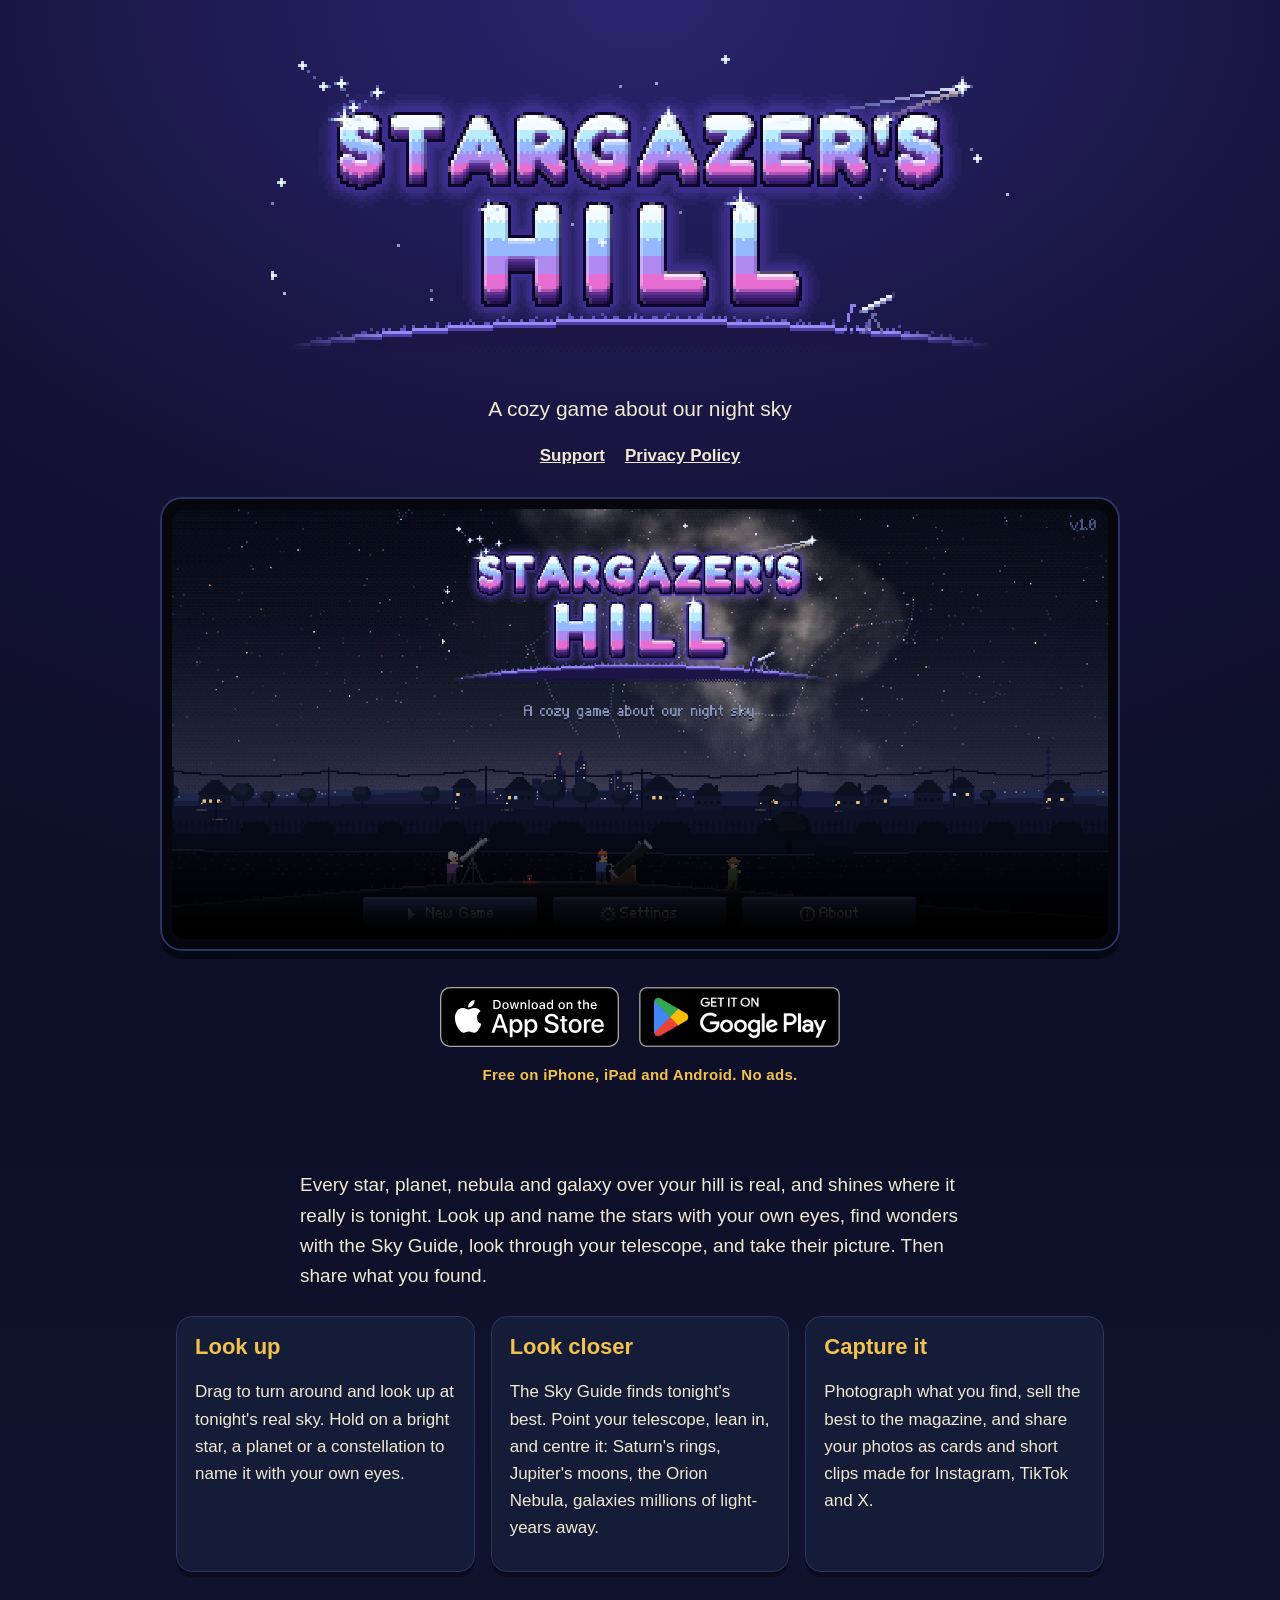
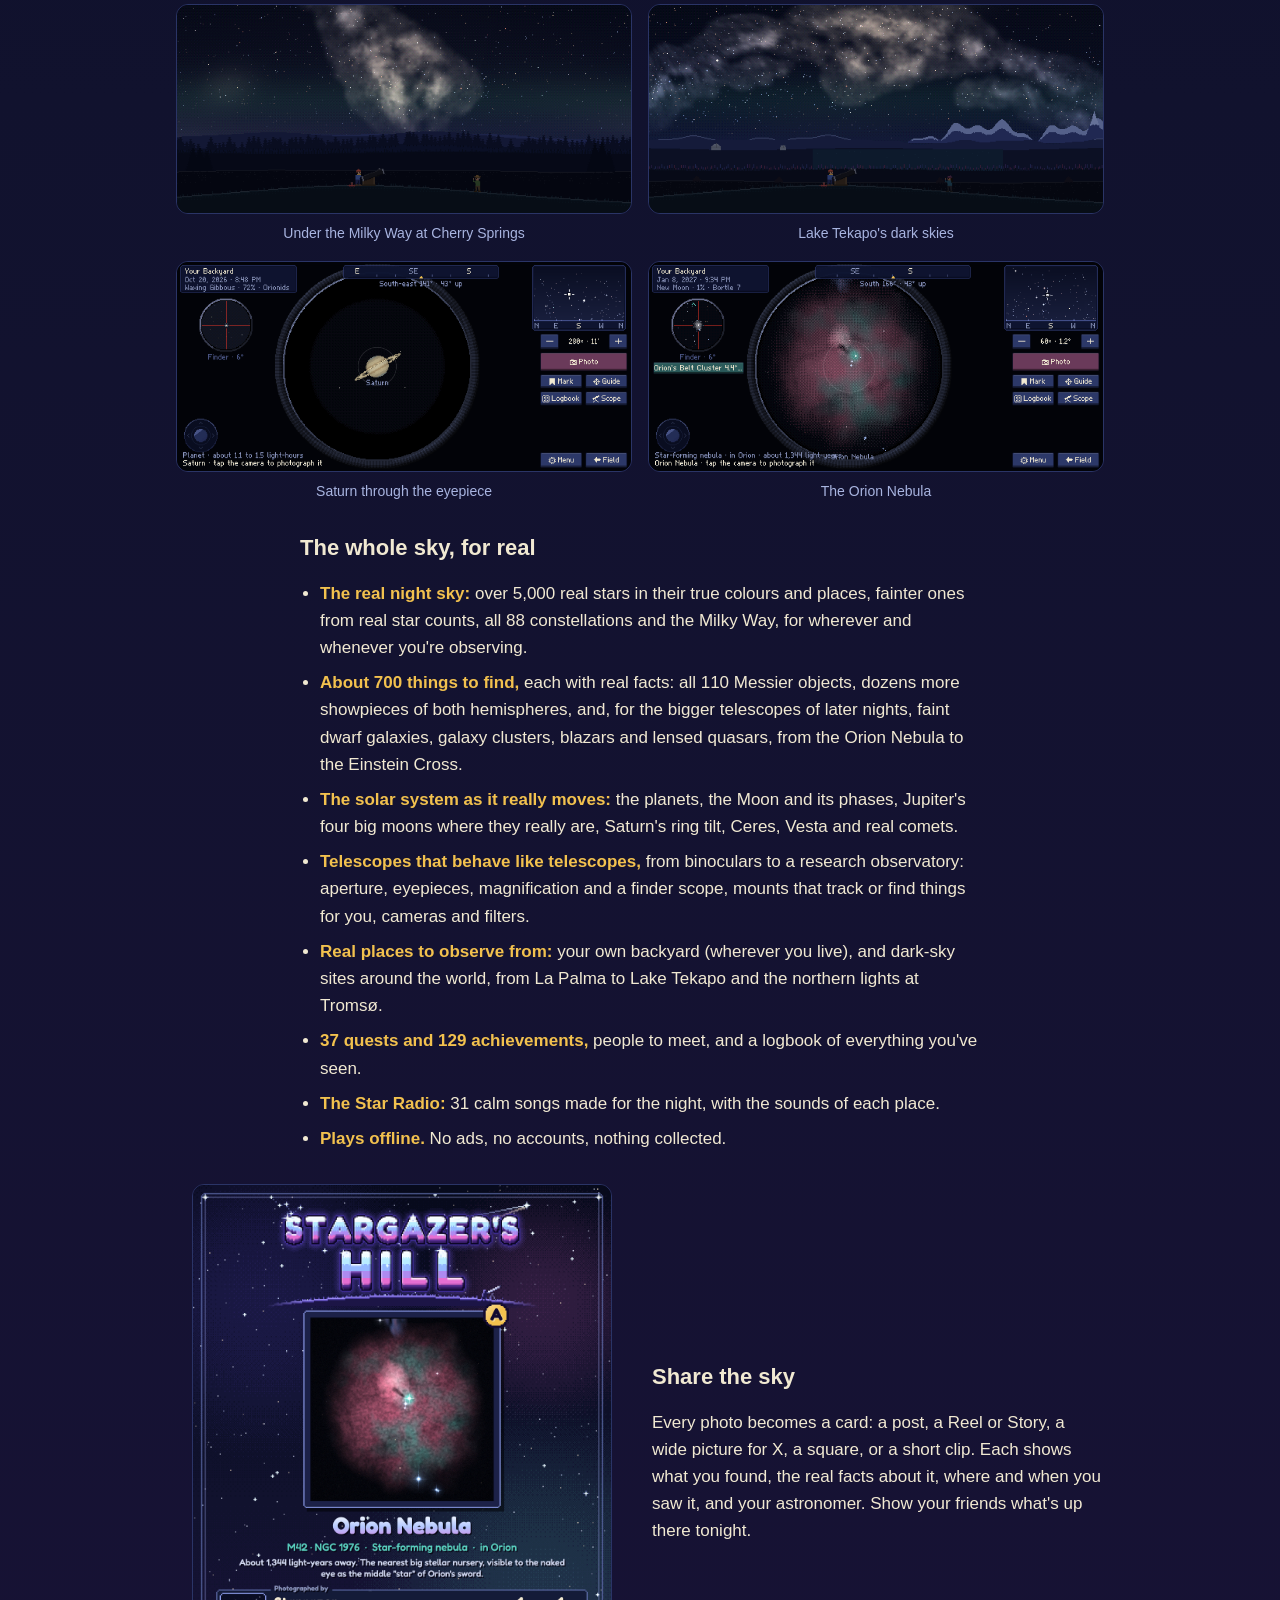
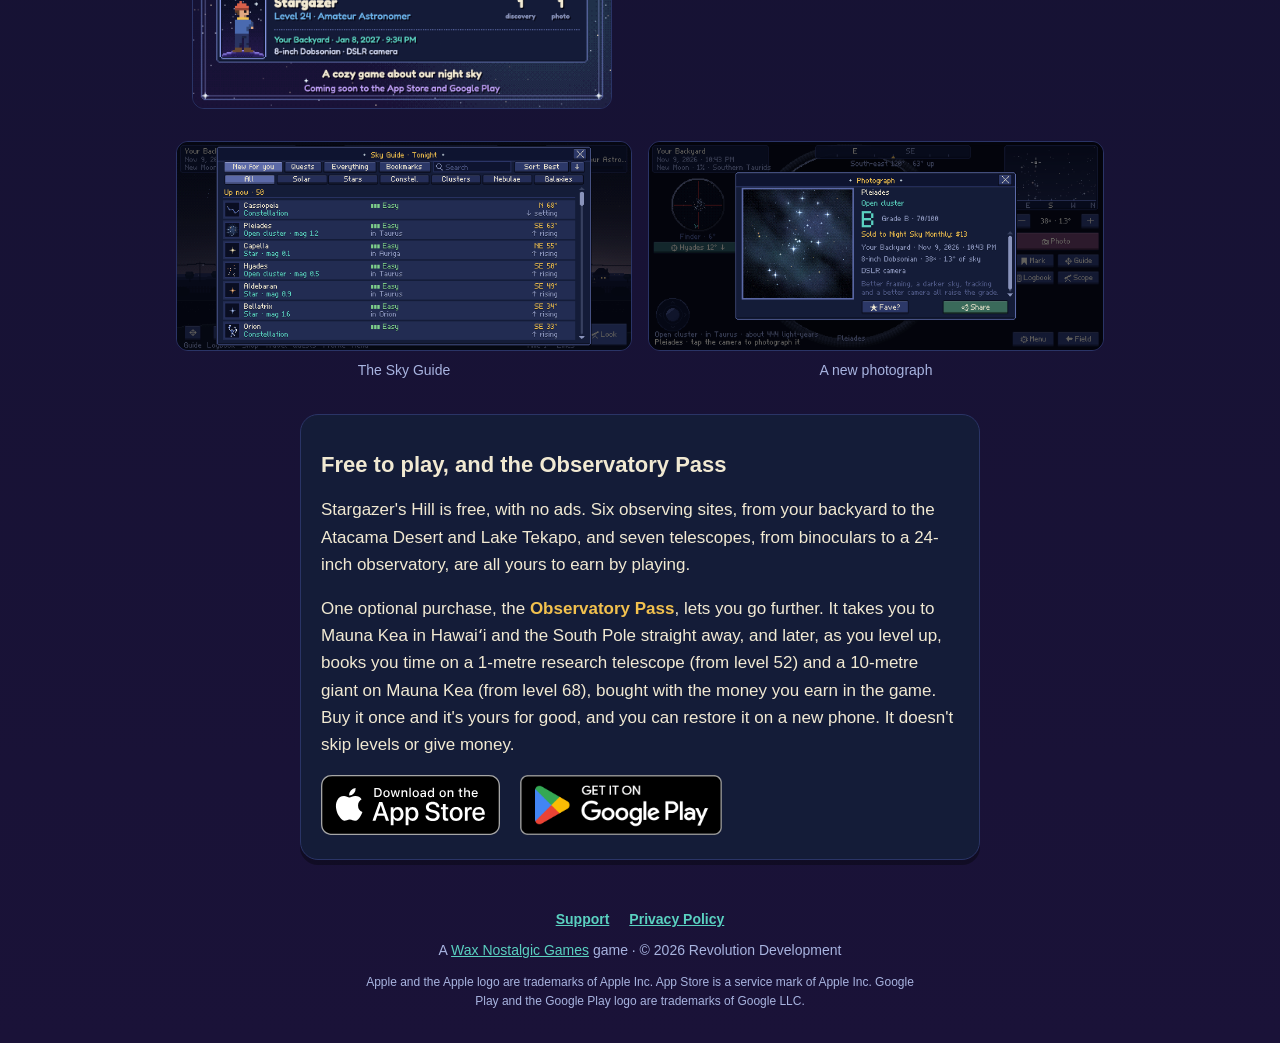
<file: index.html>
<!doctype html>
<html lang="en">
<head>
  <meta charset="utf-8">
  <meta name="viewport" content="width=device-width, initial-scale=1">
  <title>Stargazer's Hill</title>
  <meta name="description" content="A cozy pixel-art game about our night sky: every star, planet, nebula and galaxy is real. Free on the App Store and Google Play.">
  <meta property="og:title" content="Stargazer's Hill">
  <meta property="og:description" content="A cozy game about our night sky. Look up, find the real stars, planets, nebulae and galaxies, photograph them and share them. Free on iPhone, iPad and Android.">
  <meta property="og:image" content="https://stargazershill.waxnostalgicgames.com/og.png">
  <meta property="og:url" content="https://stargazershill.waxnostalgicgames.com/">
  <meta property="og:type" content="website">
  <meta name="twitter:card" content="summary_large_image">
  <meta name="theme-color" content="#080b1e">
  <link rel="icon" href="icon.png">
  <link rel="apple-touch-icon" href="icon.png">
  <link rel="stylesheet" href="style.css?v=2">
</head>
<body>
  <header class="hero">
    <h1><img class="logo pixel" src="logo.png" alt="Stargazer's Hill" width="984" height="448"></h1>
    <p class="tagline">A cozy game about our night sky</p>
    <nav><a href="support.html">Support</a><a href="privacy.html">Privacy Policy</a></nav>
    <figure class="screen">
      <video controls playsinline preload="metadata" poster="shots/title.png" width="1920" height="1080">
        <source src="trailer.mp4" type="video/mp4">
        <img src="shots/title.png" alt="The title screen: three stargazers with their telescopes on a hill above the town, under the summer Milky Way." width="1748" height="804">
      </video>
    </figure>
    <p class="get">
      <a href="https://apps.apple.com/app/id6827958778?pt=528711&amp;ct=sh-site&amp;mt=8" aria-label="Download Stargazer's Hill on the App Store"><img src="app-store-badge.svg" alt="Download on the App Store" width="180" height="60"></a>
      <a href="https://play.google.com/store/apps/details?id=com.webdevbrian.stargazershill&amp;referrer=utm_source%3Dsite%26utm_medium%3Dweb%26utm_campaign%3Dsh-site" aria-label="Get Stargazer's Hill on Google Play"><img src="google-play-badge.png" alt="Get it on Google Play" width="201" height="60"></a>
    </p>
    <p class="soon">Free on iPhone, iPad and Android. No ads.</p>
  </header>

  <main>
    <section class="intro">
      <p>Every star, planet, nebula and galaxy over your hill is real, and shines where it really is tonight. Look up and name the stars with your own eyes, find wonders with the Sky Guide, look through your telescope, and take their picture. Then share what you found.</p>
    </section>

    <section class="how">
      <div><h2>Look up</h2><p>Drag to turn around and look up at tonight's real sky. Hold on a bright star, a planet or a constellation to name it with your own eyes.</p></div>
      <div><h2>Look closer</h2><p>The Sky Guide finds tonight's best. Point your telescope, lean in, and centre it: Saturn's rings, Jupiter's moons, the Orion Nebula, galaxies millions of light-years away.</p></div>
      <div><h2>Capture it</h2><p>Photograph what you find, sell the best to the magazine, and share your photos as cards and short clips made for Instagram, TikTok and X.</p></div>
    </section>

    <section class="gallery">
      <figure><img src="shots/night.png" alt="The Milky Way's bright core rising over the forest at Cherry Springs, with a stargazer at a telescope on the hill." width="1748" height="804" loading="lazy"><figcaption>Under the Milky Way at Cherry Springs</figcaption></figure>
      <figure><img src="shots/dark-site.png" alt="The Milky Way's bright core rising over Lake Tekapo, a dark-sky reserve in New Zealand." width="1748" height="804" loading="lazy"><figcaption>Lake Tekapo's dark skies</figcaption></figure>
      <figure><img src="shots/saturn.png" alt="Saturn and its rings in the eyepiece of a telescope." width="1748" height="804" loading="lazy"><figcaption>Saturn through the eyepiece</figcaption></figure>
      <figure><img src="shots/nebula.png" alt="The Orion Nebula's glowing clouds in the eyepiece of a telescope." width="1748" height="804" loading="lazy"><figcaption>The Orion Nebula</figcaption></figure>
    </section>

    <section class="features">
      <h2>The whole sky, for real</h2>
      <ul>
        <li><strong>The real night sky:</strong> over 5,000 real stars in their true colours and places, fainter ones from real star counts, all 88 constellations and the Milky Way, for wherever and whenever you're observing.</li>
        <li><strong>About 700 things to find,</strong> each with real facts: all 110 Messier objects, dozens more showpieces of both hemispheres, and, for the bigger telescopes of later nights, faint dwarf galaxies, galaxy clusters, blazars and lensed quasars, from the Orion Nebula to the Einstein Cross.</li>
        <li><strong>The solar system as it really moves:</strong> the planets, the Moon and its phases, Jupiter's four big moons where they really are, Saturn's ring tilt, Ceres, Vesta and real comets.</li>
        <li><strong>Telescopes that behave like telescopes,</strong> from binoculars to a research observatory: aperture, eyepieces, magnification and a finder scope, mounts that track or find things for you, cameras and filters.</li>
        <li><strong>Real places to observe from:</strong> your own backyard (wherever you live), and dark-sky sites around the world, from La Palma to Lake Tekapo and the northern lights at Tromsø.</li>
        <li><strong>37 quests and 129 achievements,</strong> people to meet, and a logbook of everything you've seen.</li>
        <li><strong>The Star Radio:</strong> 31 calm songs made for the night, with the sounds of each place.</li>
        <li><strong>Plays offline.</strong> No ads, no accounts, nothing collected.</li>
      </ul>
    </section>

    <section class="share">
      <img src="shots/share-card.png" alt="A share card: a photograph of the Orion Nebula with its name, facts, where and when it was taken, and the astronomer who took it." width="1080" height="1350" loading="lazy">
      <div>
        <h2>Share the sky</h2>
        <p>Every photo becomes a card: a post, a Reel or Story, a wide picture for X, a square, or a short clip. Each shows what you found, the real facts about it, where and when you saw it, and your astronomer. Show your friends what's up there tonight.</p>
      </div>
    </section>

    <section class="gallery two">
      <figure><img src="shots/guide.png" alt="The Sky Guide: tonight's best targets with where they are in the sky and how easy they are for your telescope." width="1748" height="804" loading="lazy"><figcaption>The Sky Guide</figcaption></figure>
      <figure><img src="shots/photo.png" alt="A new photograph of the Pleiades with its grade." width="1748" height="804" loading="lazy"><figcaption>A new photograph</figcaption></figure>
    </section>

    <section class="price card">
      <h2>Free to play, and the Observatory Pass</h2>
      <p>Stargazer's Hill is free, with no ads. Six observing sites, from your backyard to the Atacama Desert and Lake Tekapo, and seven telescopes, from binoculars to a 24-inch observatory, are all yours to earn by playing.</p>
      <p>One optional purchase, the <strong>Observatory Pass</strong>, lets you go further. It takes you to Mauna Kea in Hawaiʻi and the South Pole straight away, and later, as you level up, books you time on a 1-metre research telescope (from level 52) and a 10-metre giant on Mauna Kea (from level 68), bought with the money you earn in the game. Buy it once and it's yours for good, and you can restore it on a new phone. It doesn't skip levels or give money.</p>
      <p class="get">
        <a href="https://apps.apple.com/app/id6827958778?pt=528711&amp;ct=sh-site&amp;mt=8" aria-label="Download Stargazer's Hill on the App Store"><img src="app-store-badge.svg" alt="Download on the App Store" width="180" height="60"></a>
        <a href="https://play.google.com/store/apps/details?id=com.webdevbrian.stargazershill&amp;referrer=utm_source%3Dsite%26utm_medium%3Dweb%26utm_campaign%3Dsh-site" aria-label="Get Stargazer's Hill on Google Play"><img src="google-play-badge.png" alt="Get it on Google Play" width="201" height="60"></a>
      </p>
    </section>
  </main>

  <footer>
    <nav><a href="support.html">Support</a><a href="privacy.html">Privacy Policy</a></nav>
    <p>A <a href="https://waxnostalgicgames.com/">Wax Nostalgic Games</a> game · © 2026 Revolution Development</p>
    <p class="legal">Apple and the Apple logo are trademarks of Apple Inc. App Store is a service mark of Apple Inc. Google Play and the Google Play logo are trademarks of Google LLC.</p>
  </footer>
</body>
</html>
</file>
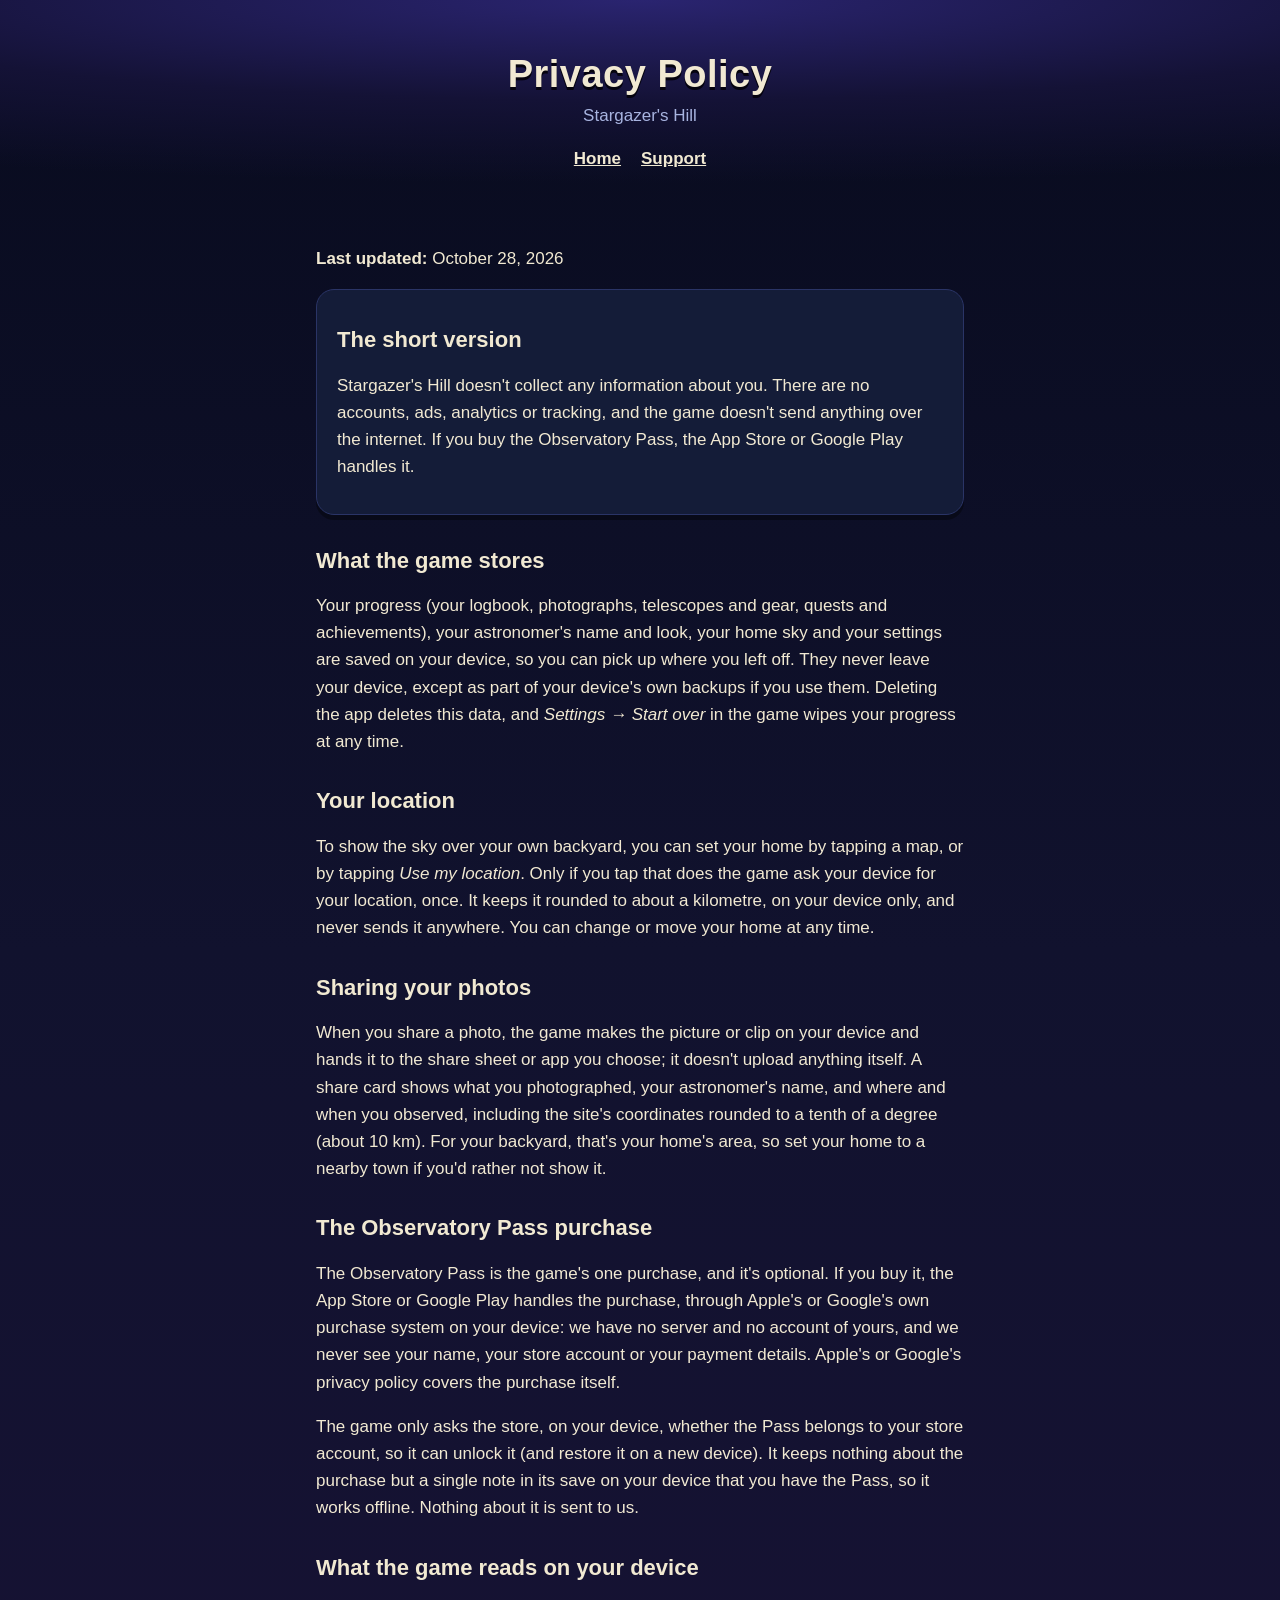
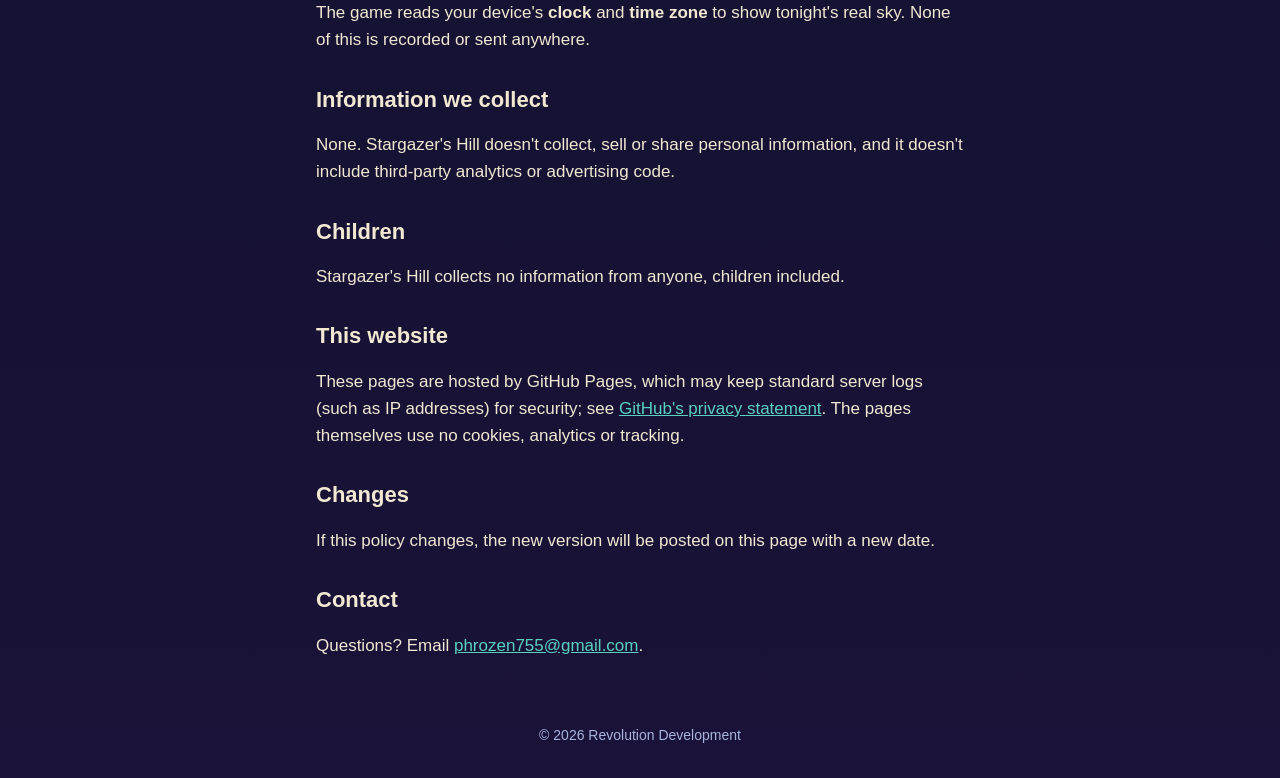
<file: privacy.html>
<!doctype html>
<html lang="en">
<head>
  <meta charset="utf-8">
  <meta name="viewport" content="width=device-width, initial-scale=1">
  <title>Privacy Policy · Stargazer's Hill</title>
  <meta name="description" content="Stargazer's Hill's privacy policy: the game collects nothing about you.">
  <link rel="icon" href="icon.png">
  <link rel="stylesheet" href="style.css?v=2">
</head>
<body>
  <header>
    <h1>Privacy Policy</h1>
    <p>Stargazer's Hill</p>
    <nav><a href="index.html">Home</a><a href="support.html">Support</a></nav>
  </header>
  <main>
    <p><strong>Last updated:</strong> October 28, 2026</p>

    <div class="card">
      <h2>The short version</h2>
      <p>Stargazer's Hill doesn't collect any information about you. There are no accounts, ads, analytics or tracking, and the game doesn't send anything over the internet. If you buy the Observatory Pass, the App Store or Google Play handles it.</p>
    </div>

    <h2>What the game stores</h2>
    <p>Your progress (your logbook, photographs, telescopes and gear, quests and achievements), your astronomer's name and look, your home sky and your settings are saved on your device, so you can pick up where you left off. They never leave your device, except as part of your device's own backups if you use them. Deleting the app deletes this data, and <em>Settings → Start over</em> in the game wipes your progress at any time.</p>

    <h2>Your location</h2>
    <p>To show the sky over your own backyard, you can set your home by tapping a map, or by tapping <em>Use my location</em>. Only if you tap that does the game ask your device for your location, once. It keeps it rounded to about a kilometre, on your device only, and never sends it anywhere. You can change or move your home at any time.</p>

    <h2>Sharing your photos</h2>
    <p>When you share a photo, the game makes the picture or clip on your device and hands it to the share sheet or app you choose; it doesn't upload anything itself. A share card shows what you photographed, your astronomer's name, and where and when you observed, including the site's coordinates rounded to a tenth of a degree (about 10 km). For your backyard, that's your home's area, so set your home to a nearby town if you'd rather not show it.</p>

    <h2>The Observatory Pass purchase</h2>
    <p>The Observatory Pass is the game's one purchase, and it's optional. If you buy it, the App Store or Google Play handles the purchase, through Apple's or Google's own purchase system on your device: we have no server and no account of yours, and we never see your name, your store account or your payment details. Apple's or Google's privacy policy covers the purchase itself.</p>
    <p>The game only asks the store, on your device, whether the Pass belongs to your store account, so it can unlock it (and restore it on a new device). It keeps nothing about the purchase but a single note in its save on your device that you have the Pass, so it works offline. Nothing about it is sent to us.</p>

    <h2>What the game reads on your device</h2>
    <p>The game reads your device's <strong>clock</strong> and <strong>time zone</strong> to show tonight's real sky. None of this is recorded or sent anywhere.</p>

    <h2>Information we collect</h2>
    <p>None. Stargazer's Hill doesn't collect, sell or share personal information, and it doesn't include third-party analytics or advertising code.</p>

    <h2>Children</h2>
    <p>Stargazer's Hill collects no information from anyone, children included.</p>

    <h2>This website</h2>
    <p>These pages are hosted by GitHub Pages, which may keep standard server logs (such as IP addresses) for security; see <a href="https://docs.github.com/en/site-policy/privacy-policies/github-general-privacy-statement">GitHub's privacy statement</a>. The pages themselves use no cookies, analytics or tracking.</p>

    <h2>Changes</h2>
    <p>If this policy changes, the new version will be posted on this page with a new date.</p>

    <h2>Contact</h2>
    <p>Questions? Email <a href="mailto:phrozen755@gmail.com">phrozen755@gmail.com</a>.</p>
  </main>
  <footer>© 2026 Revolution Development</footer>
</body>
</html>
</file>
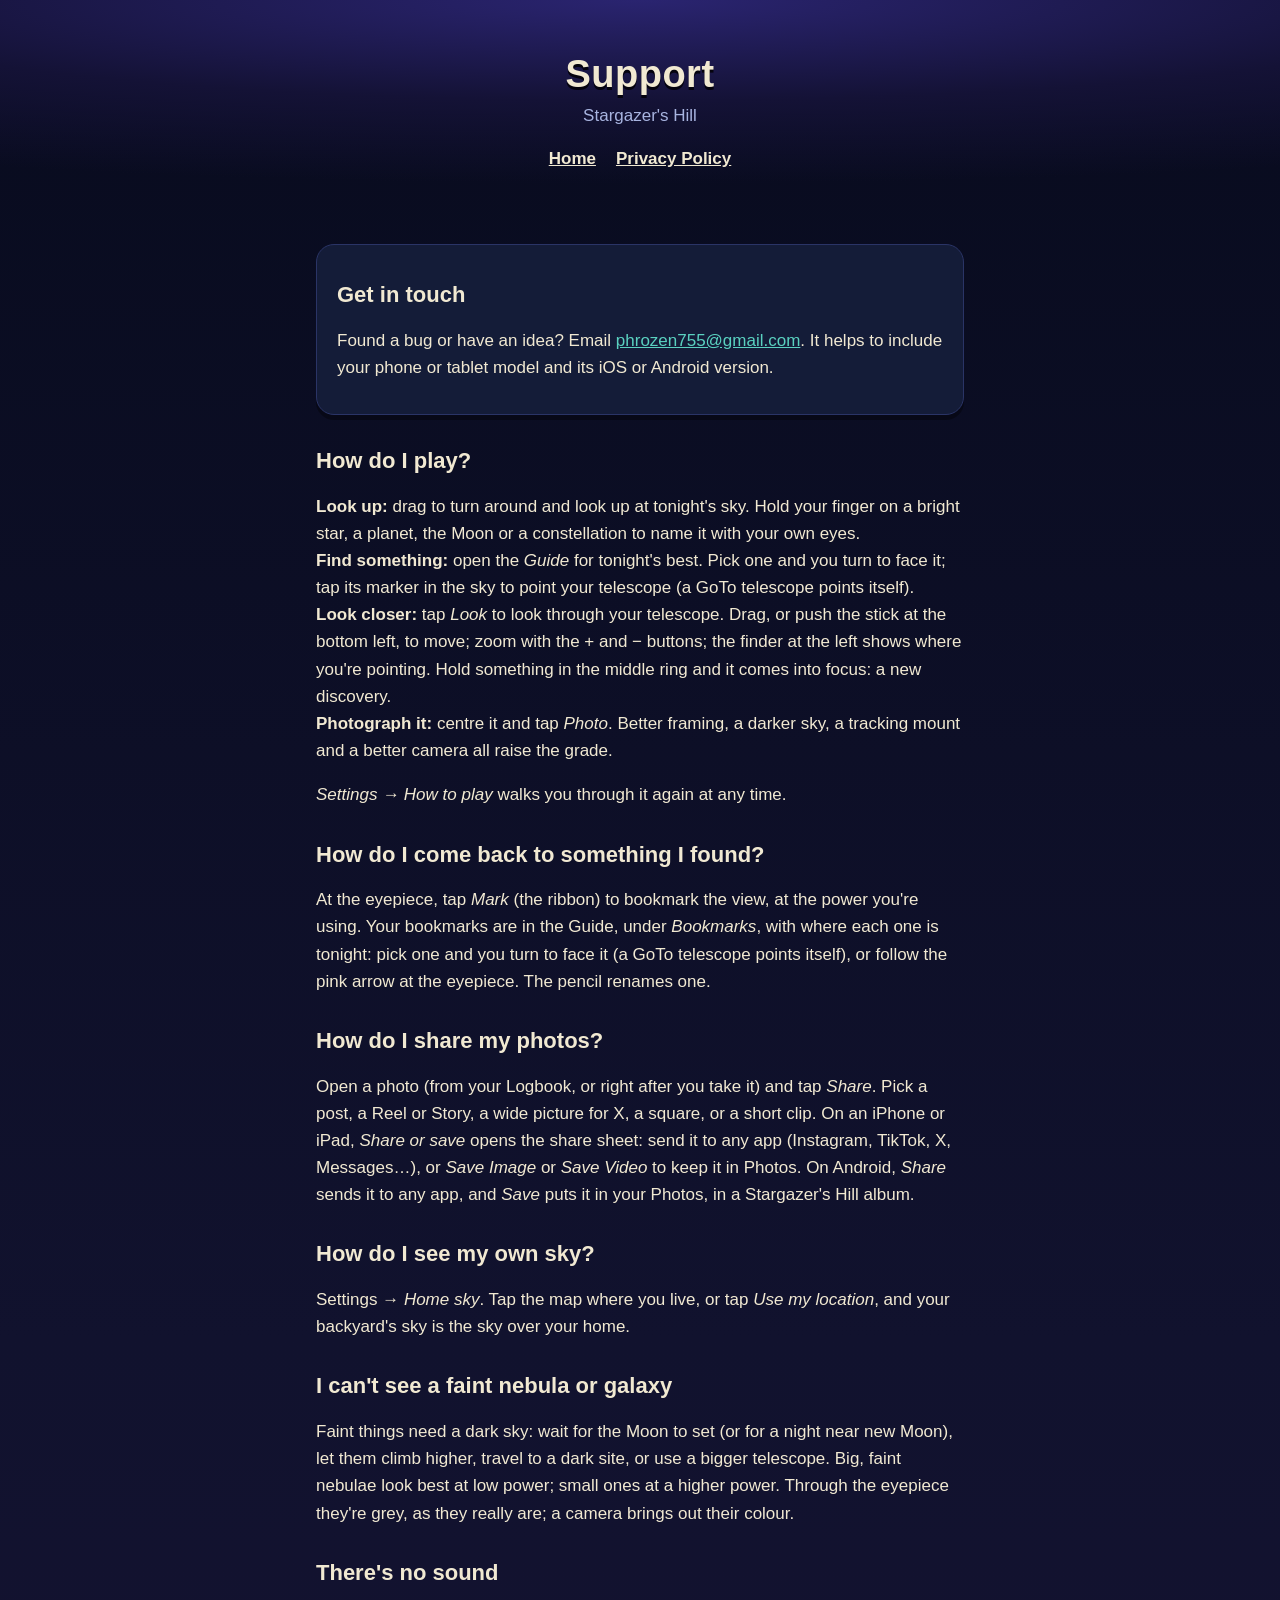
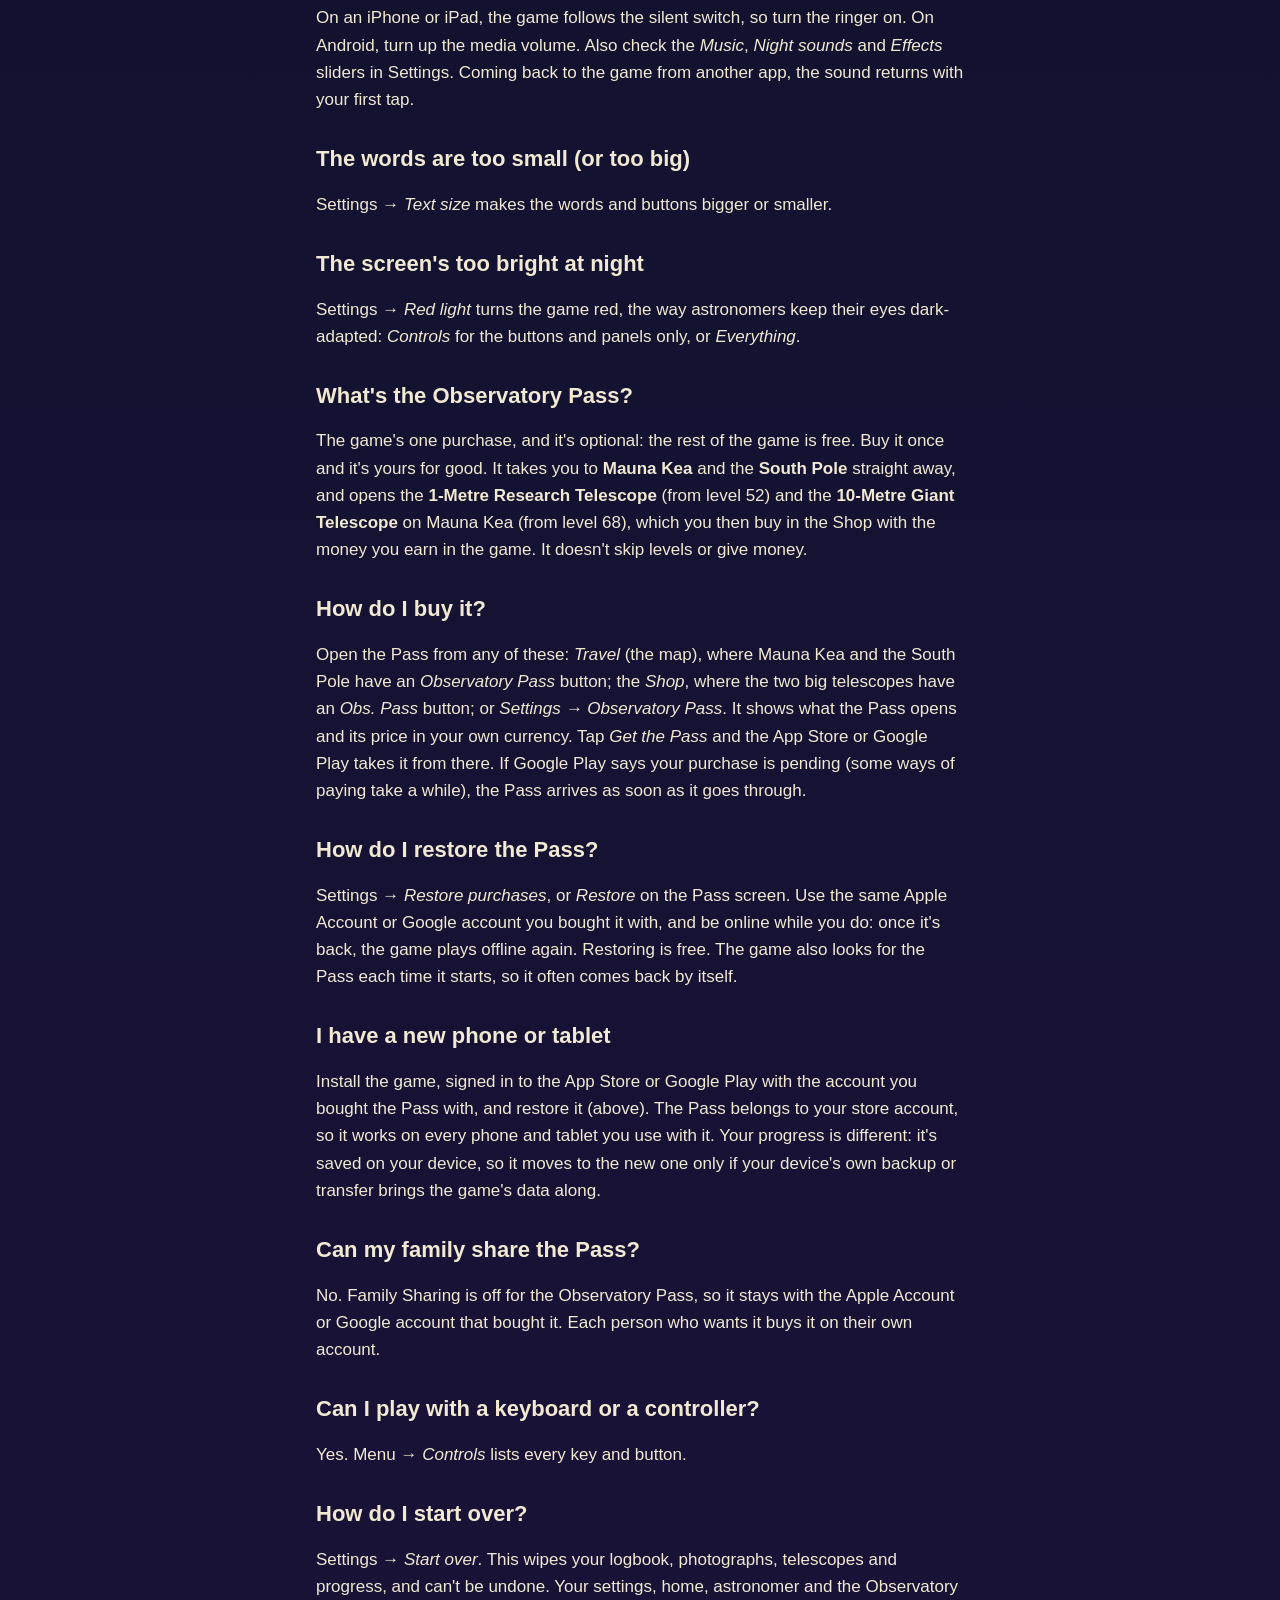
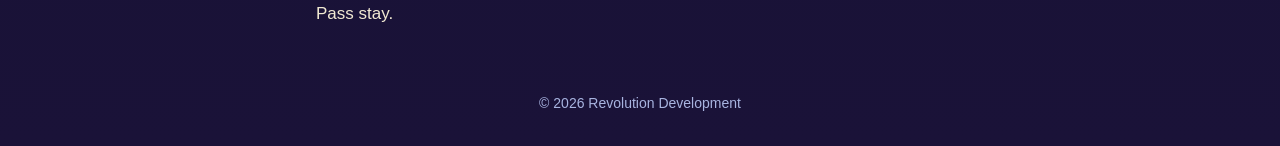
<file: support.html>
<!doctype html>
<html lang="en">
<head>
  <meta charset="utf-8">
  <meta name="viewport" content="width=device-width, initial-scale=1">
  <title>Support · Stargazer's Hill</title>
  <meta name="description" content="Help with Stargazer's Hill: how to play, the Observatory Pass, and how to get in touch.">
  <link rel="icon" href="icon.png">
  <link rel="stylesheet" href="style.css?v=2">
</head>
<body>
  <header>
    <h1>Support</h1>
    <p>Stargazer's Hill</p>
    <nav><a href="index.html">Home</a><a href="privacy.html">Privacy Policy</a></nav>
  </header>
  <main>
    <div class="card">
      <h2>Get in touch</h2>
      <p>Found a bug or have an idea? Email <a href="mailto:phrozen755@gmail.com">phrozen755@gmail.com</a>. It helps to include your phone or tablet model and its iOS or Android version.</p>
    </div>

    <h2>How do I play?</h2>
    <p><strong>Look up:</strong> drag to turn around and look up at tonight's sky. Hold your finger on a bright star, a planet, the Moon or a constellation to name it with your own eyes.<br>
    <strong>Find something:</strong> open the <em>Guide</em> for tonight's best. Pick one and you turn to face it; tap its marker in the sky to point your telescope (a GoTo telescope points itself).<br>
    <strong>Look closer:</strong> tap <em>Look</em> to look through your telescope. Drag, or push the stick at the bottom left, to move; zoom with the + and − buttons; the finder at the left shows where you're pointing. Hold something in the middle ring and it comes into focus: a new discovery.<br>
    <strong>Photograph it:</strong> centre it and tap <em>Photo</em>. Better framing, a darker sky, a tracking mount and a better camera all raise the grade.</p>
    <p><em>Settings → How to play</em> walks you through it again at any time.</p>

    <h2>How do I come back to something I found?</h2>
    <p>At the eyepiece, tap <em>Mark</em> (the ribbon) to bookmark the view, at the power you're using. Your bookmarks are in the Guide, under <em>Bookmarks</em>, with where each one is tonight: pick one and you turn to face it (a GoTo telescope points itself), or follow the pink arrow at the eyepiece. The pencil renames one.</p>

    <h2>How do I share my photos?</h2>
    <p>Open a photo (from your Logbook, or right after you take it) and tap <em>Share</em>. Pick a post, a Reel or Story, a wide picture for X, a square, or a short clip. On an iPhone or iPad, <em>Share or save</em> opens the share sheet: send it to any app (Instagram, TikTok, X, Messages…), or <em>Save Image</em> or <em>Save Video</em> to keep it in Photos. On Android, <em>Share</em> sends it to any app, and <em>Save</em> puts it in your Photos, in a Stargazer's Hill album.</p>

    <h2>How do I see my own sky?</h2>
    <p>Settings → <em>Home sky</em>. Tap the map where you live, or tap <em>Use my location</em>, and your backyard's sky is the sky over your home.</p>

    <h2>I can't see a faint nebula or galaxy</h2>
    <p>Faint things need a dark sky: wait for the Moon to set (or for a night near new Moon), let them climb higher, travel to a dark site, or use a bigger telescope. Big, faint nebulae look best at low power; small ones at a higher power. Through the eyepiece they're grey, as they really are; a camera brings out their colour.</p>

    <h2>There's no sound</h2>
    <p>On an iPhone or iPad, the game follows the silent switch, so turn the ringer on. On Android, turn up the media volume. Also check the <em>Music</em>, <em>Night sounds</em> and <em>Effects</em> sliders in Settings. Coming back to the game from another app, the sound returns with your first tap.</p>

    <h2>The words are too small (or too big)</h2>
    <p>Settings → <em>Text size</em> makes the words and buttons bigger or smaller.</p>

    <h2>The screen's too bright at night</h2>
    <p>Settings → <em>Red light</em> turns the game red, the way astronomers keep their eyes dark-adapted: <em>Controls</em> for the buttons and panels only, or <em>Everything</em>.</p>

    <h2>What's the Observatory Pass?</h2>
    <p>The game's one purchase, and it's optional: the rest of the game is free. Buy it once and it's yours for good. It takes you to <strong>Mauna Kea</strong> and the <strong>South Pole</strong> straight away, and opens the <strong>1-Metre Research Telescope</strong> (from level 52) and the <strong>10-Metre Giant Telescope</strong> on Mauna Kea (from level 68), which you then buy in the Shop with the money you earn in the game. It doesn't skip levels or give money.</p>

    <h2>How do I buy it?</h2>
    <p>Open the Pass from any of these: <em>Travel</em> (the map), where Mauna Kea and the South Pole have an <em>Observatory Pass</em> button; the <em>Shop</em>, where the two big telescopes have an <em>Obs. Pass</em> button; or <em>Settings → Observatory Pass</em>. It shows what the Pass opens and its price in your own currency. Tap <em>Get the Pass</em> and the App Store or Google Play takes it from there. If Google Play says your purchase is pending (some ways of paying take a while), the Pass arrives as soon as it goes through.</p>

    <h2>How do I restore the Pass?</h2>
    <p>Settings → <em>Restore purchases</em>, or <em>Restore</em> on the Pass screen. Use the same Apple Account or Google account you bought it with, and be online while you do: once it's back, the game plays offline again. Restoring is free. The game also looks for the Pass each time it starts, so it often comes back by itself.</p>

    <h2>I have a new phone or tablet</h2>
    <p>Install the game, signed in to the App Store or Google Play with the account you bought the Pass with, and restore it (above). The Pass belongs to your store account, so it works on every phone and tablet you use with it. Your progress is different: it's saved on your device, so it moves to the new one only if your device's own backup or transfer brings the game's data along.</p>

    <h2>Can my family share the Pass?</h2>
    <p>No. Family Sharing is off for the Observatory Pass, so it stays with the Apple Account or Google account that bought it. Each person who wants it buys it on their own account.</p>

    <h2>Can I play with a keyboard or a controller?</h2>
    <p>Yes. Menu → <em>Controls</em> lists every key and button.</p>

    <h2>How do I start over?</h2>
    <p>Settings → <em>Start over</em>. This wipes your logbook, photographs, telescopes and progress, and can't be undone. Your settings, home, astronomer and the Observatory Pass stay.</p>
  </main>
  <footer>© 2026 Revolution Development</footer>
</body>
</html>
</file>
<file: style.css>
/* Stargazer's Hill's public pages: the logo's night palette, readable on a phone. */
:root {
  --ink: #f1e9d2; --ink-soft: #a8b4e0; --night: #080b1e; --night-2: #11122e; --panel: #141c38; --panel-edge: #2a3466;
  --gold: #f2c14e; --teal: #5ad1c0; --violet: #8f8ff2; --magenta: #e66ed2;
}
* { box-sizing: border-box; }
html { -webkit-text-size-adjust: 100%; background: var(--night); }
body { margin: 0; background: linear-gradient(180deg, var(--night), var(--night-2) 40%, #1a1238); color: var(--ink); font: 17px/1.6 -apple-system, BlinkMacSystemFont, "Segoe UI", Roboto, sans-serif; min-height: 100vh; }
img, video { max-width: 100%; height: auto; }
a { color: var(--teal); }
.pixel { image-rendering: pixelated; }

/* The header: the night sky, as in the game. */
header { background: radial-gradient(120% 90% at 50% 0%, #2a2470 0%, #141236 55%, transparent 100%); padding: 40px 16px 32px; text-align: center; }
header .icon { width: 96px; height: 96px; border-radius: 22px; box-shadow: 0 6px 0 rgba(0, 0, 0, .35); }
header h1 { margin: 12px 0 0; font-size: 38px; line-height: 1.2; letter-spacing: .5px; text-shadow: 0 3px 0 #05030e; }
header p { margin: 4px 0 0; color: var(--ink-soft); }
nav { display: flex; gap: 20px; justify-content: center; flex-wrap: wrap; margin-top: 16px; }
header nav a { color: var(--ink); font-weight: 600; }

/* The landing page's header: the logo, the game on a screen, and when it's out. */
.hero { padding-bottom: 40px; }
.hero .logo { display: block; margin: 0 auto; width: min(100%, 738px); }
.tagline { font-size: 21px; color: var(--ink) !important; }
.screen { margin: 28px auto 0; max-width: 960px; padding: 10px; background: #05060e; border: 2px solid var(--panel-edge); border-radius: 22px; box-shadow: 0 8px 0 rgba(0, 0, 0, .45); }
.screen img, .screen video { display: block; width: 100%; border-radius: 12px; }
.soon { margin-top: 20px; font-weight: 600; font-size: 16px; letter-spacing: .3px; color: var(--gold) !important; }
/* The store badges: Apple's and Google's own artwork, as on the studio's other sites. */
.get { display: flex; flex-wrap: wrap; gap: 14px 20px; justify-content: center; align-items: center; margin: 36px 0 0; }
.get a { display: block; line-height: 0; }
.get img { display: block; height: 60px; width: auto; }
.get + .soon { margin-top: 16px; font-size: 15px; }
.price .get { justify-content: flex-start; margin: 16px 0 8px; }

main { max-width: 680px; margin: 0 auto; padding: 24px 16px 48px; }
h2 { font-size: 22px; line-height: 1.3; margin: 32px 0 8px; color: var(--ink); }
.card { background: var(--panel); border: 1px solid var(--panel-edge); border-radius: 18px; padding: 4px 20px 16px; box-shadow: 0 5px 0 rgba(0, 0, 0, .35); margin: 16px 0; }

/* The landing page: wider than the text pages, for the pictures. */
.hero ~ main { max-width: 960px; }
.intro { max-width: 680px; margin: 8px auto 0; font-size: 19px; }
.how { display: grid; grid-template-columns: repeat(3, 1fr); gap: 16px; margin: 24px 0 8px; }
.how div { background: var(--panel); border: 1px solid var(--panel-edge); border-radius: 16px; padding: 4px 18px 12px; box-shadow: 0 5px 0 rgba(0, 0, 0, .35); }
.how h2 { margin-top: 12px; color: var(--gold); }
.gallery { display: grid; grid-template-columns: 1fr 1fr; gap: 16px; margin: 32px 0; }
.gallery figure { margin: 0; }
.gallery img { display: block; width: 100%; border-radius: 12px; border: 1px solid var(--panel-edge); background: #05060e; }
.gallery figcaption { font-size: 14px; color: var(--ink-soft); margin-top: 8px; text-align: center; }
.share { display: grid; grid-template-columns: 1fr 1fr; gap: 24px; align-items: center; margin: 32px 0; }
.share img { display: block; width: 100%; max-width: 420px; margin: 0 auto; border-radius: 12px; border: 1px solid var(--panel-edge); }
.features { max-width: 680px; margin: 0 auto; }
.features ul { padding-left: 20px; }
.features li { margin: 8px 0; }
.features strong, .price strong { color: var(--gold); }
.price { max-width: 680px; margin: 32px auto 0; }

footer { text-align: center; color: var(--ink-soft); font-size: 14px; padding: 0 16px 32px; }
footer nav { margin: 0 0 8px; }
footer nav a { font-weight: 600; }
footer p { margin: 4px 0; }
footer .legal { font-size: 12px; max-width: 560px; margin: 12px auto 0; }

@media (max-width: 640px) {
  header h1 { font-size: 32px; }
  .how, .gallery, .share { grid-template-columns: 1fr; }
  .get { gap: 12px; margin-top: 28px; }
  .get img { height: 50px; }
  .screen { padding: 6px; border-radius: 16px; }
  .screen img, .screen video { border-radius: 10px; }
}
</file>
